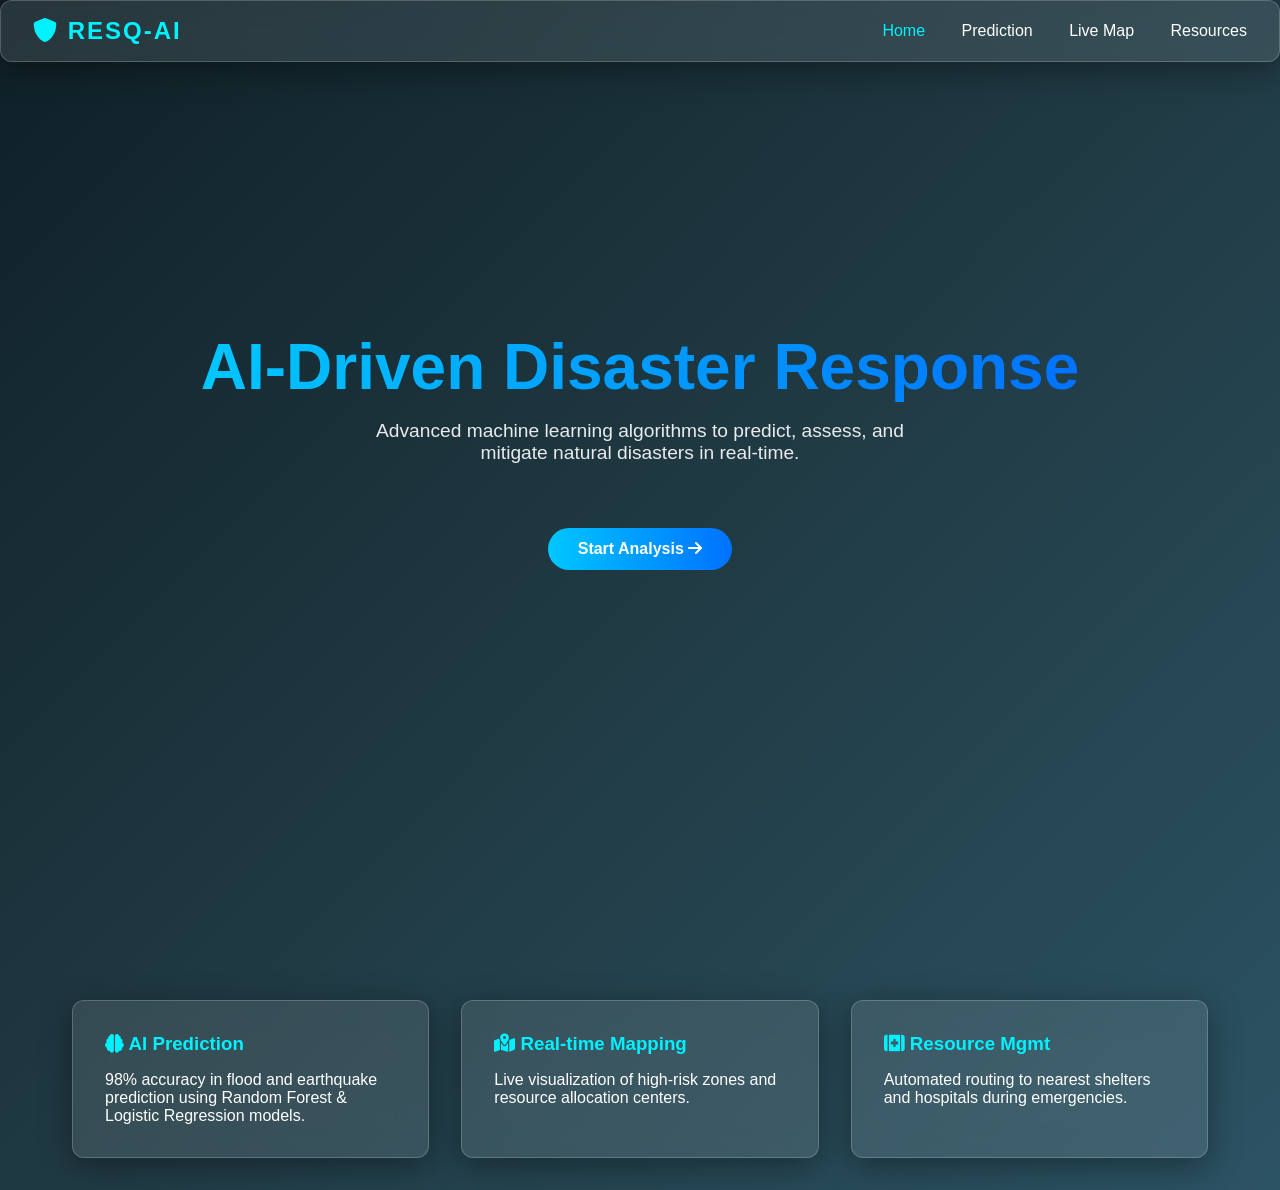
<file: frontend/index.html>
<!DOCTYPE html>
<html lang="en">
<head>
    <meta charset="UTF-8">
    <meta name="viewport" content="width=device-width, initial-scale=1.0">
    <title>ResQ-AI | Disaster Readiness</title>
    <link rel="stylesheet" href="assets/style.css">
    <link rel="stylesheet" href="https://cdnjs.cloudflare.com/ajax/libs/font-awesome/6.0.0/css/all.min.css">
</head>
<body>
    <nav class="glass glass-nav">
        <div class="logo"><i class="fas fa-shield-alt"></i> ResQ-AI</div>
        <div class="nav-links">
            <a href="index.html" style="color: var(--accent-color);">Home</a>
            <a href="dashboard.html">Prediction</a>
            <a href="map.html">Live Map</a>
            <a href="resources.html">Resources</a>
        </div>
    </nav>

    <header class="hero">
        <h1>AI-Driven Disaster Response</h1>
        <p>Advanced machine learning algorithms to predict, assess, and mitigate natural disasters in real-time.</p>
        <div style="margin-top: 2rem;">
            <a href="dashboard.html" class="btn btn-primary">Start Analysis <i class="fas fa-arrow-right"></i></a>
        </div>
    </header>

    <section class="container">
        <div class="dashboard-grid">
            <div class="glass card">
                <h3><i class="fas fa-brain"></i> AI Prediction</h3>
                <p>98% accuracy in flood and earthquake prediction using Random Forest & Logistic Regression models.</p>
            </div>
            <div class="glass card">
                <h3><i class="fas fa-map-marked-alt"></i> Real-time Mapping</h3>
                <p>Live visualization of high-risk zones and resource allocation centers.</p>
            </div>
            <div class="glass card">
                <h3><i class="fas fa-first-aid"></i> Resource Mgmt</h3>
                <p>Automated routing to nearest shelters and hospitals during emergencies.</p>
            </div>
        </div>
    </section>
</body>
</html>
</file>
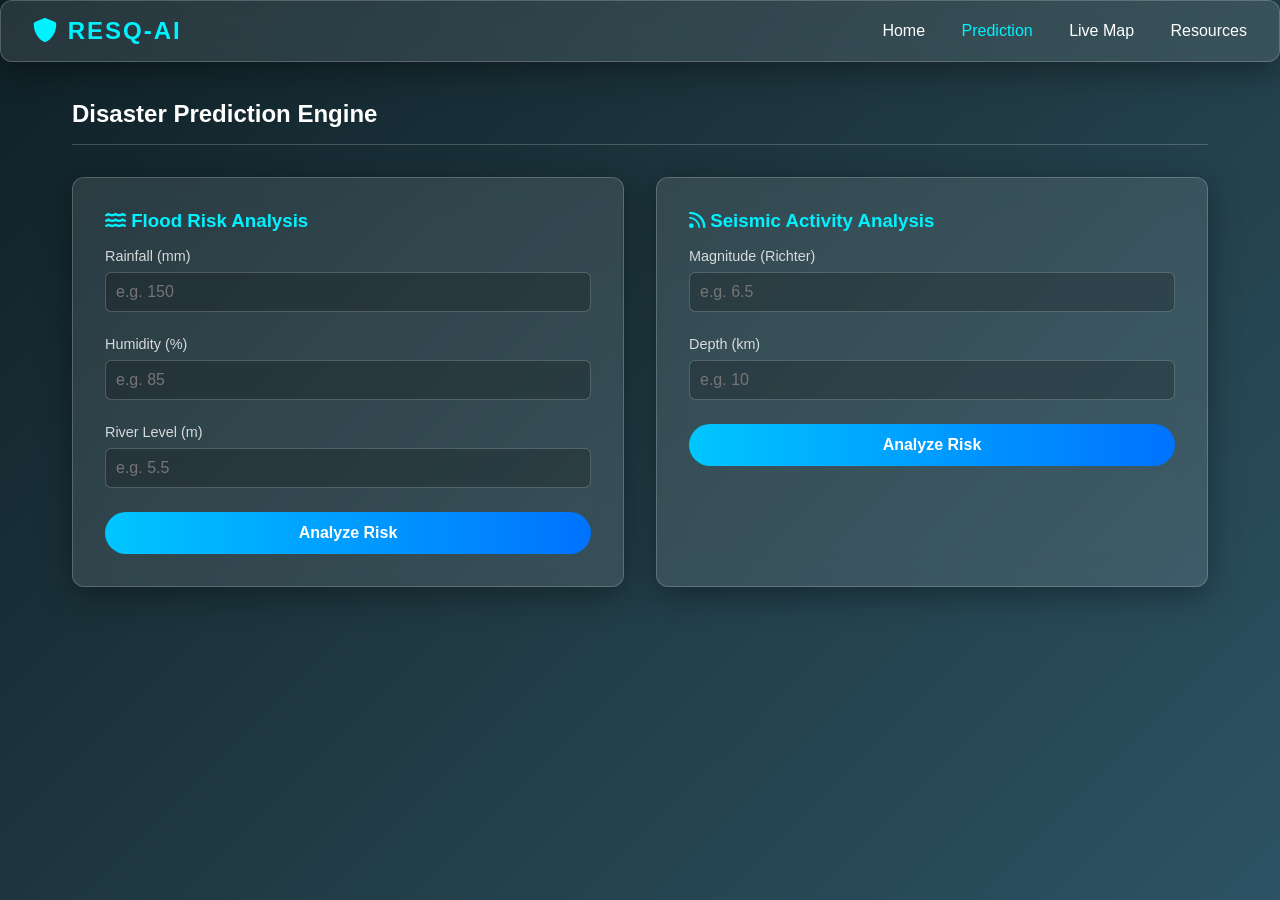
<file: frontend/dashboard.html>
<!DOCTYPE html>
<html lang="en">
<head>
    <meta charset="UTF-8">
    <meta name="viewport" content="width=device-width, initial-scale=1.0">
    <title>Prediction Dashboard | ResQ-AI</title>
    <link rel="stylesheet" href="assets/style.css">
    <link rel="stylesheet" href="https://cdnjs.cloudflare.com/ajax/libs/font-awesome/6.0.0/css/all.min.css">
</head>
<body>
    <nav class="glass glass-nav">
        <div class="logo"><i class="fas fa-shield-alt"></i> ResQ-AI</div>
        <div class="nav-links">
            <a href="index.html">Home</a>
            <a href="dashboard.html" style="color: var(--accent-color);">Prediction</a>
            <a href="map.html">Live Map</a>
            <a href="resources.html">Resources</a>
        </div>
    </nav>

    <div class="container">
        <h2 style="margin-bottom: 2rem; border-bottom: 1px solid var(--glass-border); padding-bottom: 1rem;">Disaster Prediction Engine</h2>
        
        <div class="dashboard-grid">
            <!-- Flood Prediction Module -->
            <div class="glass card">
                <h3><i class="fas fa-water"></i> Flood Risk Analysis</h3>
                <form id="floodForm">
                    <div class="form-group">
                        <label>Rainfall (mm)</label>
                        <input type="number" id="rainfall" class="form-input" placeholder="e.g. 150" required>
                    </div>
                    <div class="form-group">
                        <label>Humidity (%)</label>
                        <input type="number" id="humidity" class="form-input" placeholder="e.g. 85" required>
                    </div>
                    <div class="form-group">
                        <label>River Level (m)</label>
                        <input type="number" id="river_level" class="form-input" placeholder="e.g. 5.5" required>
                    </div>
                    <button type="submit" class="btn btn-primary" style="width: 100%;">Analyze Risk</button>
                </form>
                <div id="floodResult" class="result">
                    <h4>Analysis Result:</h4>
                    <p id="floodOutput">Pending...</p>
                </div>
            </div>

            <!-- Earthquake Prediction Module -->
            <div class="glass card">
                <h3><i class="fas fa-rss"></i> Seismic Activity Analysis</h3>
                <form id="quakeForm">
                    <div class="form-group">
                        <label>Magnitude (Richter)</label>
                        <input type="number" id="magnitude" step="0.1" class="form-input" placeholder="e.g. 6.5" required>
                    </div>
                    <div class="form-group">
                        <label>Depth (km)</label>
                        <input type="number" id="depth" class="form-input" placeholder="e.g. 10" required>
                    </div>
                    <button type="submit" class="btn btn-primary" style="width: 100%;">Analyze Risk</button>
                </form>
                <div id="quakeResult" class="result">
                    <h4>Analysis Result:</h4>
                    <p id="quakeOutput">Pending...</p>
                </div>
            </div>
        </div>
    </div>

    <script src="assets/script.js"></script>
</body>
</html>
</file>
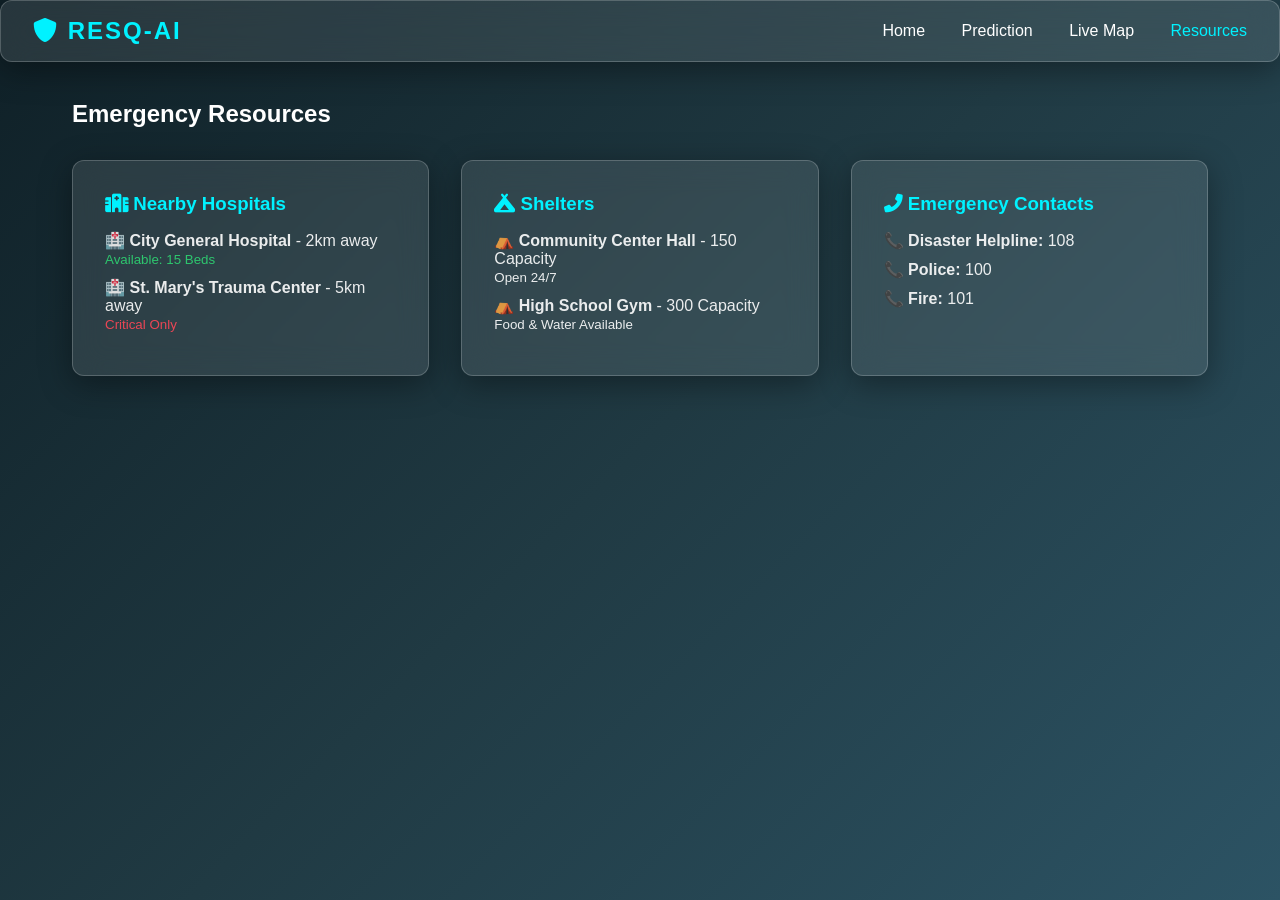
<file: frontend/resources.html>
<!DOCTYPE html>
<html lang="en">

<head>
    <meta charset="UTF-8">
    <meta name="viewport" content="width=device-width, initial-scale=1.0">
    <title>Resources | ResQ-AI</title>
    <link rel="stylesheet" href="assets/style.css">
    <link rel="stylesheet" href="https://cdnjs.cloudflare.com/ajax/libs/font-awesome/6.0.0/css/all.min.css">
</head>

<body>
    <nav class="glass glass-nav">
        <div class="logo"><i class="fas fa-shield-alt"></i> ResQ-AI</div>
        <div class="nav-links">
            <a href="index.html">Home</a>
            <a href="dashboard.html">Prediction</a>
            <a href="map.html">Live Map</a>
            <a href="resources.html" style="color: var(--accent-color);">Resources</a>
        </div>
    </nav>

    <div class="container">
        <h2 style="margin-bottom: 2rem;">Emergency Resources</h2>

        <div class="dashboard-grid">
            <div class="glass card">
                <h3><i class="fas fa-hospital"></i> Nearby Hospitals</h3>
                <ul style="list-style: none; margin-top: 1rem; opacity: 0.9;">
                    <li style="margin-bottom: 10px;">🏥 <strong>City General Hospital</strong> - 2km away<br><small
                            style="color: #2ed573;">Available: 15 Beds</small></li>
                    <li style="margin-bottom: 10px;">🏥 <strong>St. Mary's Trauma Center</strong> - 5km away<br><small
                            style="color: #ff4757;">Critical Only</small></li>
                </ul>
            </div>

            <div class="glass card">
                <h3><i class="fas fa-campground"></i> Shelters</h3>
                <ul style="list-style: none; margin-top: 1rem; opacity: 0.9;">
                    <li style="margin-bottom: 10px;">⛺ <strong>Community Center Hall</strong> - 150
                        Capacity<br><small>Open 24/7</small></li>
                    <li style="margin-bottom: 10px;">⛺ <strong>High School Gym</strong> - 300 Capacity<br><small>Food &
                            Water Available</small></li>
                </ul>
            </div>

            <div class="glass card">
                <h3><i class="fas fa-phone-alt"></i> Emergency Contacts</h3>
                <ul style="list-style: none; margin-top: 1rem; opacity: 0.9;">
                    <li style="margin-bottom: 10px;">📞 <strong>Disaster Helpline:</strong> 108</li>
                    <li style="margin-bottom: 10px;">📞 <strong>Police:</strong> 100</li>
                    <li style="margin-bottom: 10px;">📞 <strong>Fire:</strong> 101</li>
                </ul>
            </div>
        </div>
    </div>
</body>

</html>
</file>
<file: frontend/assets/style.css>
:root {
    --glass-bg: rgba(255, 255, 255, 0.1);
    --glass-border: rgba(255, 255, 255, 0.2);
    --text-color: #ffffff;
    --accent-color: #00f2ff;
    --danger-color: #ff4757;
    --success-color: #2ed573;
    --backdrop-blur: 15px;
}

* {
    margin: 0;
    padding: 0;
    box-sizing: border-box;
    font-family: 'Segoe UI', Tahoma, Geneva, Verdana, sans-serif;
}

body {
    background: linear-gradient(135deg, #0f2027, #203a43, #2c5364);
    min-height: 100vh;
    color: var(--text-color);
    overflow-x: hidden;
}

/* Glassmorphism Utility Class */
.glass {
    background: var(--glass-bg);
    backdrop-filter: blur(var(--backdrop-blur));
    -webkit-backdrop-filter: blur(var(--backdrop-blur));
    border: 1px solid var(--glass-border);
    box-shadow: 0 8px 32px 0 rgba(0, 0, 0, 0.37);
    border-radius: 12px;
}

.glass-nav {
    display: flex;
    justify-content: space-between;
    align-items: center;
    padding: 1rem 2rem;
    position: fixed;
    top: 0;
    width: 100%;
    z-index: 1000;
}

.logo {
    font-size: 1.5rem;
    font-weight: bold;
    color: var(--accent-color);
    text-transform: uppercase;
    letter-spacing: 2px;
}

.nav-links a {
    color: var(--text-color);
    text-decoration: none;
    margin-left: 2rem;
    font-weight: 500;
    transition: color 0.3s;
}

.nav-links a:hover {
    color: var(--accent-color);
}

/* Hero Section */
.hero {
    height: 100vh;
    display: flex;
    flex-direction: column;
    justify-content: center;
    align-items: center;
    text-align: center;
    padding: 0 2rem;
}

.hero h1 {
    font-size: 4rem;
    margin-bottom: 1rem;
    background: linear-gradient(to right, #00c6ff, #0072ff);
    -webkit-background-clip: text;
    -webkit-text-fill-color: transparent;
}

.hero p {
    font-size: 1.2rem;
    margin-bottom: 2rem;
    max-width: 600px;
    opacity: 0.9;
}

.btn {
    padding: 12px 30px;
    border: none;
    border-radius: 30px;
    font-size: 1rem;
    cursor: pointer;
    font-weight: bold;
    transition: transform 0.2s, box-shadow 0.2s;
    text-decoration: none;
    display: inline-block;
}

.btn-primary {
    background: linear-gradient(to right, #00c6ff, #0072ff);
    color: white;
}

.btn-primary:hover {
    transform: translateY(-3px);
    box-shadow: 0 10px 20px rgba(0, 114, 255, 0.4);
}

/* Dashboard Grid */
.container {
    padding: 100px 2rem 2rem 2rem;
    max-width: 1200px;
    margin: 0 auto;
}

.dashboard-grid {
    display: grid;
    grid-template-columns: repeat(auto-fit, minmax(300px, 1fr));
    gap: 2rem;
}

.card {
    padding: 2rem;
    transition: transform 0.3s;
}

.card:hover {
    transform: translateY(-5px);
}

.card h3 {
    margin-bottom: 1rem;
    color: var(--accent-color);
}

.form-group {
    margin-bottom: 1.5rem;
}

.form-group label {
    display: block;
    margin-bottom: 0.5rem;
    font-size: 0.9rem;
    opacity: 0.8;
}

.form-input {
    width: 100%;
    padding: 10px;
    background: rgba(0, 0, 0, 0.2);
    border: 1px solid var(--glass-border);
    border-radius: 6px;
    color: white;
    font-size: 1rem;
}

.form-input:focus {
    outline: none;
    border-color: var(--accent-color);
}

.result {
    margin-top: 2rem;
    padding: 1rem;
    border-left: 4px solid var(--accent-color);
    background: rgba(0, 0, 0, 0.2);
    display: none; /* Hidden by default */
}

.risk-high {
    border-color: var(--danger-color);
    color: var(--danger-color);
}

.risk-low {
    border-color: var(--success-color);
    color: var(--success-color);
}
</file>
